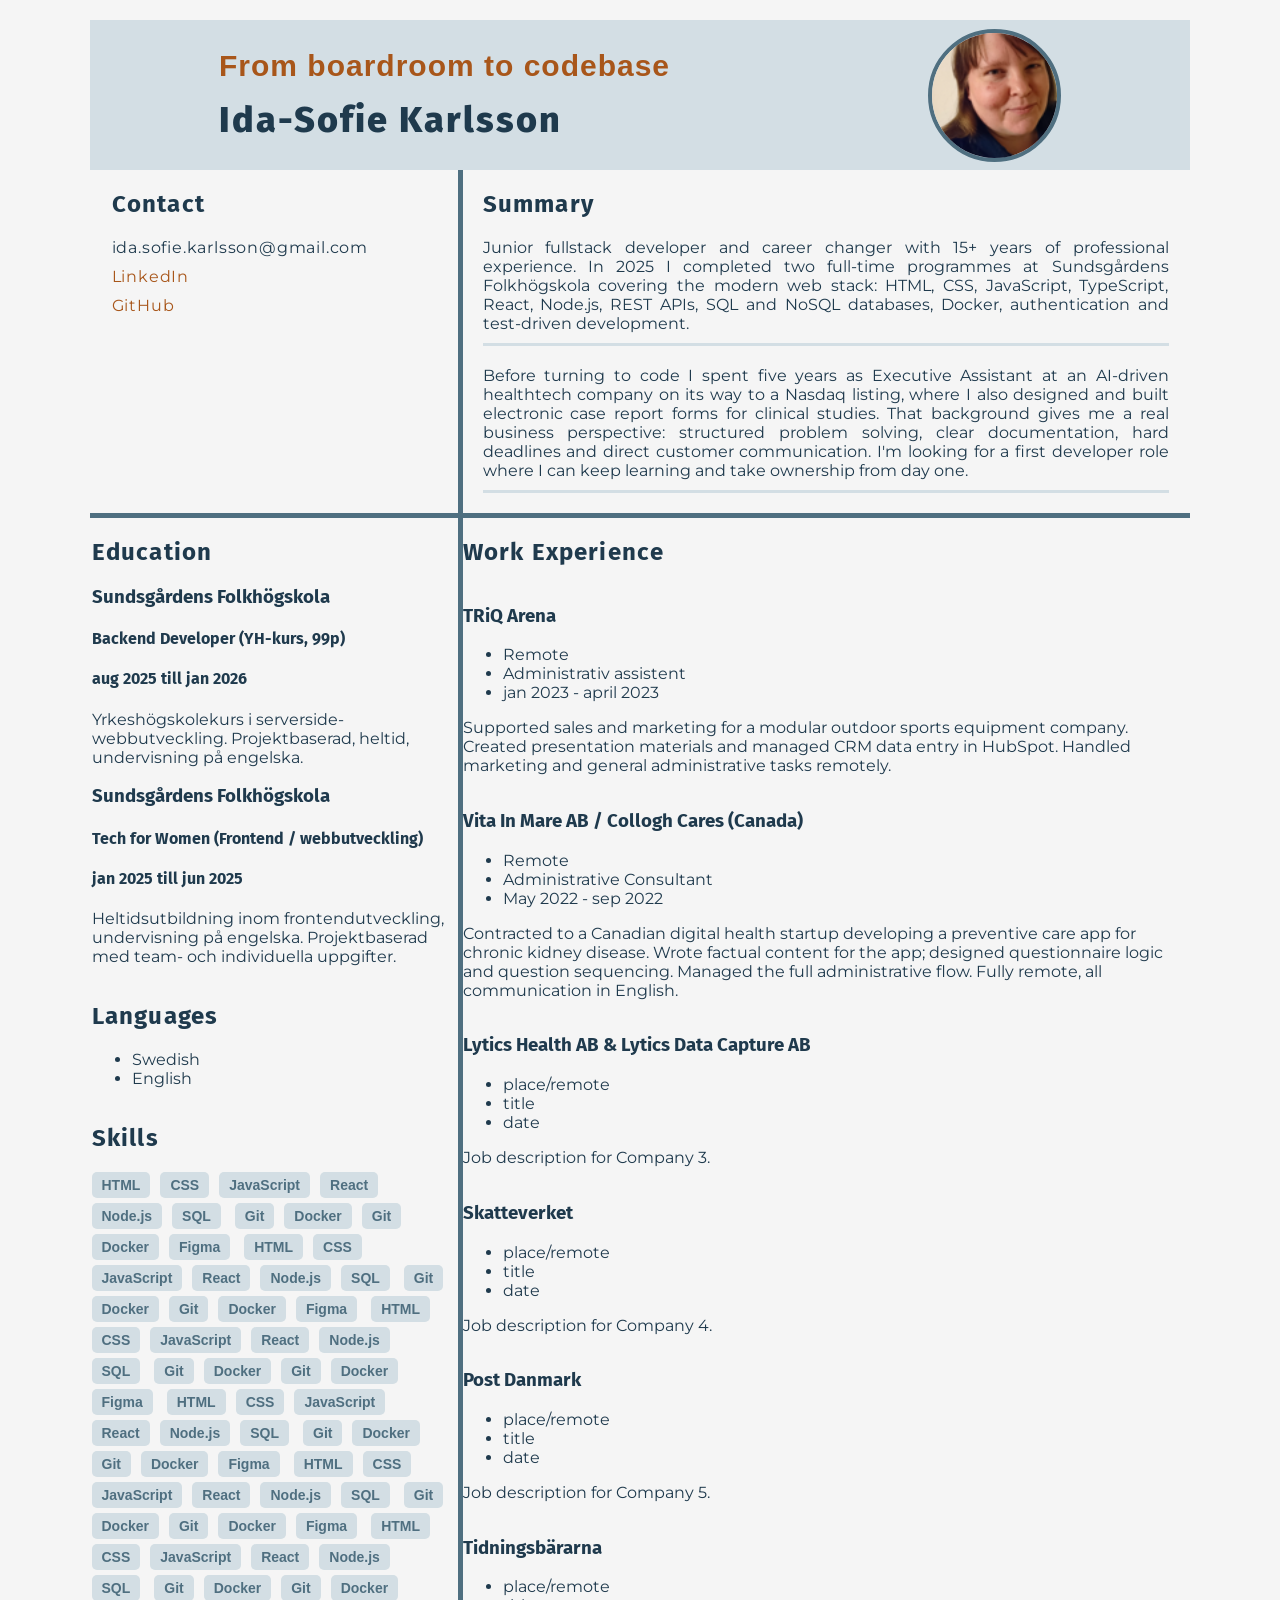
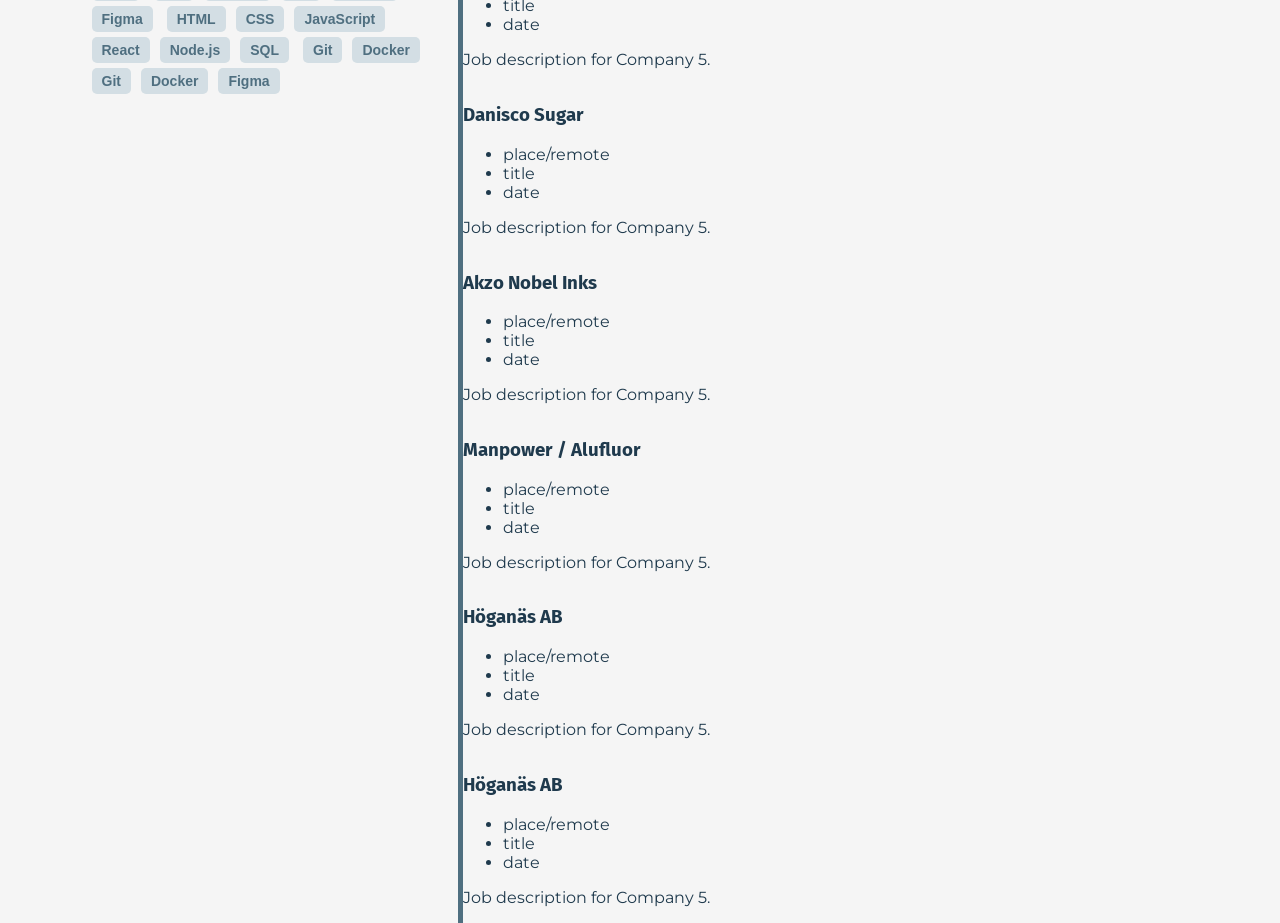
<file: index.html>
<!DOCTYPE html>
<html lang="en">
<head>
    <meta charset="UTF-8">
    <meta name="viewport" content="width=device-width, initial-scale=1.0">
    <title>Ida-Sofie Karlsson</title>
    <link rel="preconnect" href="https://fonts.googleapis.com">
    <link rel="preconnect" href="https://fonts.gstatic.com" crossorigin>
    <link href="https://fonts.googleapis.com/css2?family=Agrave+Pro:wght@100..700&family=Fira+Sans:ital,wght@0,100;0,200;0,300;0,400;0,500;0,600;0,700;0,800;0,900;1,100;1,200;1,300;1,400;1,500;1,600;1,700;1,800;1,900&family=Montserrat:ital,wght@0,100..900;1,100..900&display=swap" rel="stylesheet">
    <link rel="stylesheet" href="https://necolas.github.io/normalize.css/8.0.1/normalize.css">
    <link rel="stylesheet" href="styles/styles.css">
</head>

<body>
    <header class="header">
        <div class="header-content">
            <span>From boardroom to codebase</span>
            <h1>Ida-Sofie Karlsson</h1>
        </div>

        <div class="header-img">
            <img src="images/Bild2.png" alt="Ida-Sofie Karlsson" >       
            <!-- OBS: no "/" before search path, otherwise github page img doesn't load -->
        </div>
    </header>

    <main>
        <section class="section-contact-summary">
            <!-- Contact section -->
            <div class="div-contact-info">
                <h2>Contact</h2>
                <ul>    
                    <li>ida.sofie.karlsson<wbr>@gmail.com</li>
                    <li><a href="https://www.linkedin.com/in/idasofiekarlsson/" target="_blank">LinkedIn</a></li>
                    <li><a href="https://github.com/IdaSofieKarlsson" target="_blank">GitHub</a></li>
                </ul>
            </div>
            <!-- Summary section -->
            <div class="div-summary">
                <h2>Summary</h2>
                <p>Junior fullstack developer and career changer with 15+ years of professional experience. 
                    In 2025 I completed two full-time programmes at Sundsgårdens Folkhögskola covering the modern 
                    web stack: HTML, CSS, JavaScript, TypeScript, React, Node.js, REST APIs, SQL and NoSQL databases, 
                    Docker, authentication and test-driven development.</p>
                <p>Before turning to code I spent five years as Executive Assistant at an AI-driven healthtech company on its way 
                    to a Nasdaq listing, where I also designed and built electronic case report forms for clinical studies. 
                    That background gives me a real business perspective: structured problem solving, clear documentation, 
                    hard deadlines and direct customer communication. I'm looking for a first developer role where I can keep learning 
                    and take ownership from day one.</p>
            </div>
        </section>
        
        <!-- Div with sections details and section work experience-->
        <div class="div-sections">
            <!-- Narrow section to the left, Section for education, skills, and languages -->
            <section class="section-details">
                <!-- Education section -->
                <div class="div-education">
                    <h2>Education</h2>
                    <div class="education">
                        <h3>Sundsgårdens Folkhögskola</h3>
                        <h4>Backend Developer (YH-kurs, 99p)</h4>
                        <h4>aug 2025 till jan 2026</h4>
                        <p>Yrkeshögskolekurs i serverside-webbutveckling. Projektbaserad, heltid, undervisning på engelska.</p>
                    </div>
                    <div class="education">
                        <h3>Sundsgårdens Folkhögskola</h3>
                        <h4>Tech for Women (Frontend / webbutveckling)</h4>
                        <h4>jan 2025 till jun 2025</h4>
                        <p>Heltidsutbildning inom frontendutveckling, undervisning på engelska. 
                            Projektbaserad med team- och individuella uppgifter.</p>
                    </div>
                </div>
                <!-- Languages section -->
                <div class="div-languages">
                    <h2>Languages</h2>
                    <ul>
                        <li>Swedish</li>
                        <li>English</li>
                    </ul>
                </div>
                <!-- Skills section -->
                <div class="div-skills">
                    <h2>Skills</h2>
                    <span>HTML</span><span>CSS</span><span>JavaScript</span><span>React</span><span>Node.js</span><span>SQL</span>
                    <span>Git</span><span>Docker</span><span>Git</span><span>Docker</span><span>Figma</span>
                    <span>HTML</span><span>CSS</span><span>JavaScript</span><span>React</span><span>Node.js</span><span>SQL</span>
                    <span>Git</span><span>Docker</span><span>Git</span><span>Docker</span><span>Figma</span>
                    <span>HTML</span><span>CSS</span><span>JavaScript</span><span>React</span><span>Node.js</span><span>SQL</span>
                    <span>Git</span><span>Docker</span><span>Git</span><span>Docker</span><span>Figma</span>
                    <span>HTML</span><span>CSS</span><span>JavaScript</span><span>React</span><span>Node.js</span><span>SQL</span>
                    <span>Git</span><span>Docker</span><span>Git</span><span>Docker</span><span>Figma</span>
                    <span>HTML</span><span>CSS</span><span>JavaScript</span><span>React</span><span>Node.js</span><span>SQL</span>
                    <span>Git</span><span>Docker</span><span>Git</span><span>Docker</span><span>Figma</span>
                    <span>HTML</span><span>CSS</span><span>JavaScript</span><span>React</span><span>Node.js</span><span>SQL</span>
                    <span>Git</span><span>Docker</span><span>Git</span><span>Docker</span><span>Figma</span>
                    <span>HTML</span><span>CSS</span><span>JavaScript</span><span>React</span><span>Node.js</span><span>SQL</span>
                    <span>Git</span><span>Docker</span><span>Git</span><span>Docker</span><span>Figma</span>
                </div>
            </section>
            <!-- Main section for work experience -->
            <section class="section-work-experience">    
                <!-- Work experience section -->
                <h2>Work Experience</h2>
                <div class="jobb">
                    <h3>TRiQ Arena</h3>
                    <ul>
                        <li>Remote</li>
                        <li>Administrativ assistent</li>
                        <li>jan 2023 - april 2023</li>
                    </ul>
                    <p>Supported sales and marketing for a modular outdoor sports equipment company. 
                        Created presentation materials and managed CRM data entry in HubSpot. 
                        Handled marketing and general administrative tasks remotely.</p>
                </div>
                <div class="jobb">
                    <h3>Vita In Mare AB / Collogh Cares (Canada)</h3>
                    <ul>
                        <li>Remote</li>
                        <li>Administrative Consultant</li>
                        <li>May 2022 - sep 2022</li>
                    </ul>
                    <p>Contracted to a Canadian digital health startup developing a preventive care app for chronic kidney disease. 
                        Wrote factual content for the app; designed questionnaire logic and question sequencing. 
                        Managed the full administrative flow. Fully remote, all communication in English.</p>
                </div>
                <div class="jobb">
                    <h3>Lytics Health AB &amp; Lytics Data Capture AB</h3>
                    <ul>
                        <li>place/remote</li>
                        <li>title</li>
                        <li>date</li>
                    </ul>
                    <p>Job description for Company 3.</p>
                </div>
                <div class="jobb">
                    <h3>Skatteverket</h3>
                    <ul>
                        <li>place/remote</li>
                        <li>title</li>
                        <li>date</li>
                    </ul>
                    <p>Job description for Company 4.</p>
                </div>
                <div class="jobb">
                    <h3>Post Danmark</h3>
                    <ul>
                        <li>place/remote</li>
                        <li>title</li>
                        <li>date</li>
                    </ul>
                    <p>Job description for Company 5.</p>
                </div>
                <div class="jobb">
                    <h3>Tidningsbärarna</h3>
                    <ul>
                        <li>place/remote</li>
                        <li>title</li>
                        <li>date</li>
                    </ul>
                    <p>Job description for Company 5.</p>
                </div>
                <div class="jobb">
                    <h3>Danisco Sugar</h3>
                    <ul>
                        <li>place/remote</li>
                        <li>title</li>
                        <li>date</li>
                    </ul>
                    <p>Job description for Company 5.</p>
                </div>
                <div class="jobb">
                    <h3>Akzo Nobel Inks</h3>
                    <ul>
                        <li>place/remote</li>
                        <li>title</li>
                        <li>date</li>
                    </ul>
                    <p>Job description for Company 5.</p>
                </div>
                <div class="jobb">
                    <h3>Manpower / Alufluor</h3>
                    <ul>
                        <li>place/remote</li>
                        <li>title</li>
                        <li>date</li>
                    </ul>
                    <p>Job description for Company 5.</p>
                </div>
                <div class="jobb">
                    <h3>Höganäs AB</h3>
                    <ul>
                        <li>place/remote</li>
                        <li>title</li>
                        <li>date</li>
                    </ul>
                    <p>Job description for Company 5.</p>
                </div>
                <div class="jobb">
                    <h3>Höganäs AB</h3>
                    <ul>
                        <li>place/remote</li>
                        <li>title</li>
                        <li>date</li>
                    </ul>
                    <p>Job description for Company 5.</p>
                </div>
            </section>
        </div>
    </main>
    <footer>
    </footer>
</body>
</html>
</file>
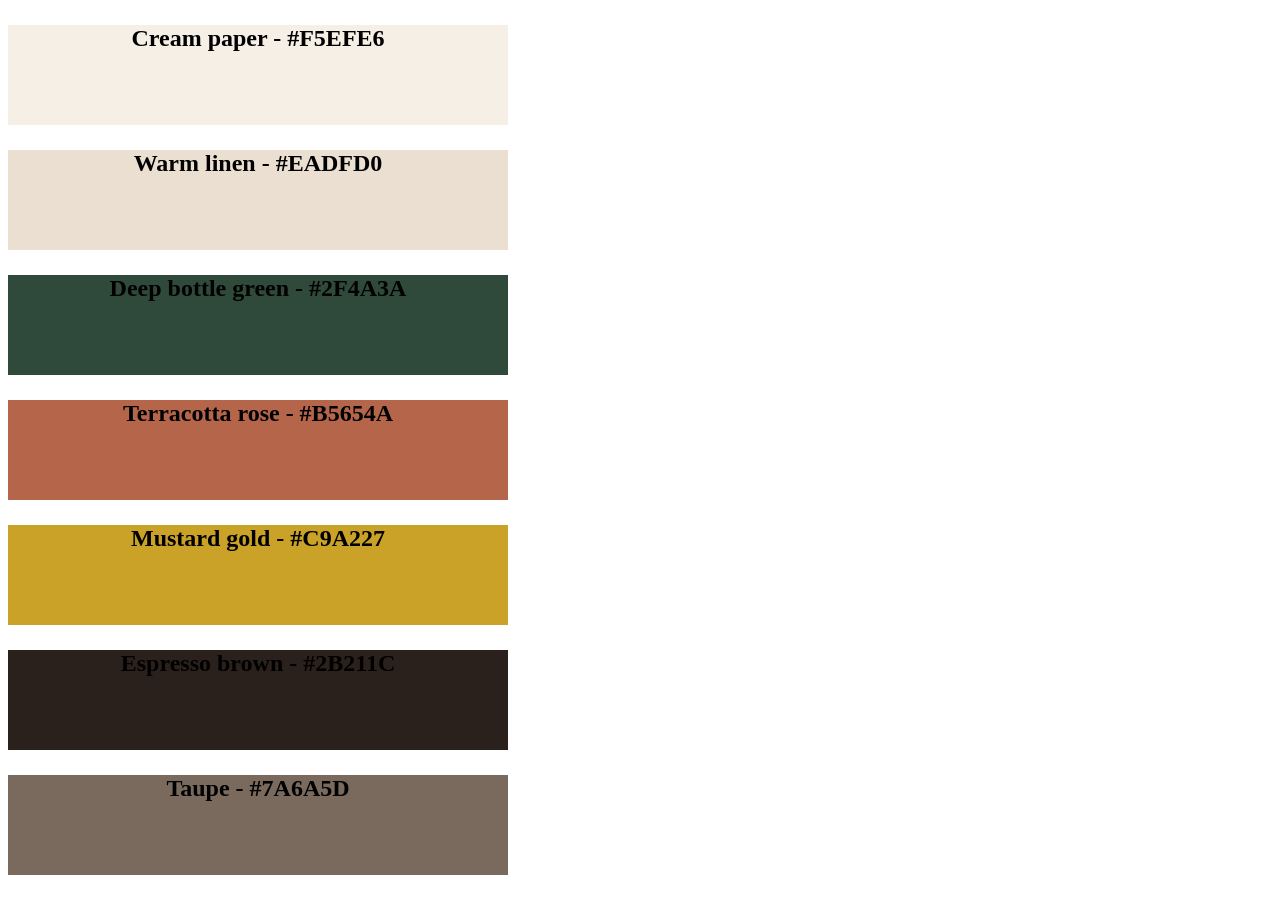
<file: pages/group-project-colors.html>
<!DOCTYPE html>
<html lang="en">
<head>
    <meta charset="UTF-8">
    <meta name="viewport" content="width=device-width, initial-scale=1.0">
    <title>group project colors</title>
    
    <link rel="stylesheet" href="../styles/group-project-colors.css">
</head>

<body>
    <main>
        <div class="Cream-paper">
            <h2>Cream paper - #F5EFE6</h2>
        </div>
        <div class="Warm-linen">
            <h2>Warm linen - #EADFD0</h2>
        </div>
        <div class="Deep-bottle-green">
            <h2>Deep bottle green - #2F4A3A</h2>
        </div>
        <div class="Terracotta-rose">
            <h2>Terracotta rose - #B5654A</h2>
        </div>
        <div class="Mustard-gold">
            <h2>Mustard gold - #C9A227</h2>
        </div>
        <div class="Espresso-brown">
            <h2>Espresso brown - #2B211C</h2>
        </div>
        <div class="Taupe">
            <h2>Taupe - #7A6A5D</h2>
        </div>
    </main>
    
</body>
</html>
</file>
<file: styles/styles.css>
/* General styles 
fonts:  font-family: "Agrave Pro"       span
        font-family: "Fira Sans"        h1, h2, h3, h4, h5, h6
        font-family: "Montserrat"       p, li, a

Colors
Role	        Name	        Hex	        Use
Tone 1 (dark)	Deep slate	    #1F3A4D	    Name, headings, body text
Tone 2 (mid)	Dusty blue	    #4F6F80	    Subheadings, dates, bullets, secondary text, Divider lines, borders
Tone 3 (light)	Mist	        #D3DEE4	     sidebar tint, 
Contrast	    Burnt copper	#A8561A	    Links, hover states, one small detail like a heading underline
Base	        White	        #FFFFFF	    Page background
*/

/*all fonts, same everywhere*/
span {
    font-family: "Agrave Pro", sans-serif;
    font-weight: 400;
    font-size: 24px;
    color: #A8561A
}
h1, h2, h3, h4, h5, h6 {    
    font-family: "Fira Sans", sans-serif;
    color: #1F3A4D;
}
h2 {
    letter-spacing: 1.2px;
}
p, li {
    font-family: "Montserrat", sans-serif;
    color: #1F3A4D;
}
a, a:hover, a:active, a:visited, a:focus {
    font-family: "Montserrat", sans-serif;
    color: #A8561A;
    text-decoration: none;
    cursor: crosshair;
}

/* Body styles */
body {
    background-color: whitesmoke;
    max-width: 1100px;
    width: 100%;
    
    margin: auto;
}

/* Header styles */
.header {
    min-height: 150px;
    height: 100%;
    display: flex;
    justify-content: space-around;
    background-color: #D3DEE4;
    margin-top: 20px;
}
.header-content {
    display: flex;
    flex-direction: column;
    justify-content: center;
    align-items: flex-start;

}
.header-content h1 {
    font-weight: 800;
    font-size: 36px;
    letter-spacing: 2px;
    margin-top: 15px;
    margin-bottom: 15px;
}
.header-content span {
    font-weight: 800;
    font-size: 30px;
    margin-top: 15px;
    letter-spacing: 1px;
}
.header-img{
    display: flex;
    flex-direction: column;
    justify-content: center;
    align-items: flex-start;
}
.header-img img{
    width: 125px;
    height: 125px;
    object-fit: cover;      /* crops instead of squashing the photo */
    border-radius: 50%;     /* makes it round */
    border: 4px solid #4F6F80;
}

/* Main section styles */

/* Div containing both the contact section and the summary section */
.section-contact-summary {
    display: flex;
    justify-content: space-around;
    border-bottom: 5px solid #4F6F80;
}
.div-contact-info {
    width: 33%;
}
.div-contact-info h2 {
    margin-top: 20px;
    margin-left: 20px;
    margin-bottom: 20px;
}
.div-contact-info ul {
    list-style-type: none; /* Remove bullets */
    padding: 0; /* Remove padding */
    margin: 20px; /* Remove margins */
}
.div-contact-info li {
    margin-bottom: 10px;
    letter-spacing: 0.8px;
    overflow-wrap: anywhere;
}

.div-summary {
    width: 66%;
    border-left: 5px solid #4F6F80;
}
.div-summary h2 {
    margin-top: 20px;
    margin-left: 20px;
    margin-right: 20px;
}
.div-summary p {
    text-align: justify;
    margin-left: 20px;
    margin-right: 20px;
    margin-top: 20px;
    margin-bottom: 20px;
    border-bottom: 3px solid #D3DEE4;
    padding-bottom: 10px;
}



/* Div with sections details and section work experience */
.div-sections {
    display: flex;
    justify-content: space-around;
}

/*Narrow section to the left, Section for education, skills, and languages*/
.section-details {
    width: 33%;
    display: flex;
    flex-direction: column;
    align-content: flex-start;
}
.div-education {

}
.div-languages {
    
}
.div-skills {
    
}
.div-skills span {
    display: inline-block;
    margin-right: 10px;
    margin-bottom: 5px;
    padding: 5px 10px;
    font-weight: 600;
    font-size: 14px;
    color: #4F6F80;
    background-color: #D3DEE4;
    border-radius: 5px;
}

/*Main section for work experience*/
.section-work-experience {
    width: 66%;
    display: flex;
    flex-direction: column;
    align-content: flex-start; 
    border-left: 5px solid #4F6F80;
}

.section-work-experience h2 {

}
.jobb {

}
.jobb h3 {

}
.jobb ul {

}
.jobb ul li {

}
.jobb p {

}
</file>
<file: styles/group-project-colors.css>
div {
    width: 500px;
    height: 100px;
    
    margin-top: 25px;
}

h2 {
    text-align: center;
}

.Cream-paper {
    background-color: #F5EFE6;
}

.Warm-linen {
    background-color: #EADFD0;
}

.Deep-bottle-green {
    background-color: #2F4A3A;
}

.Terracotta-rose {
    background-color: #B5654A;
}

.Mustard-gold {
    background-color: #C9A227;
}

.Espresso-brown {
    background-color: #2B211C;
}

.Taupe {
    background-color: #7A6A5D;
}
</file>
